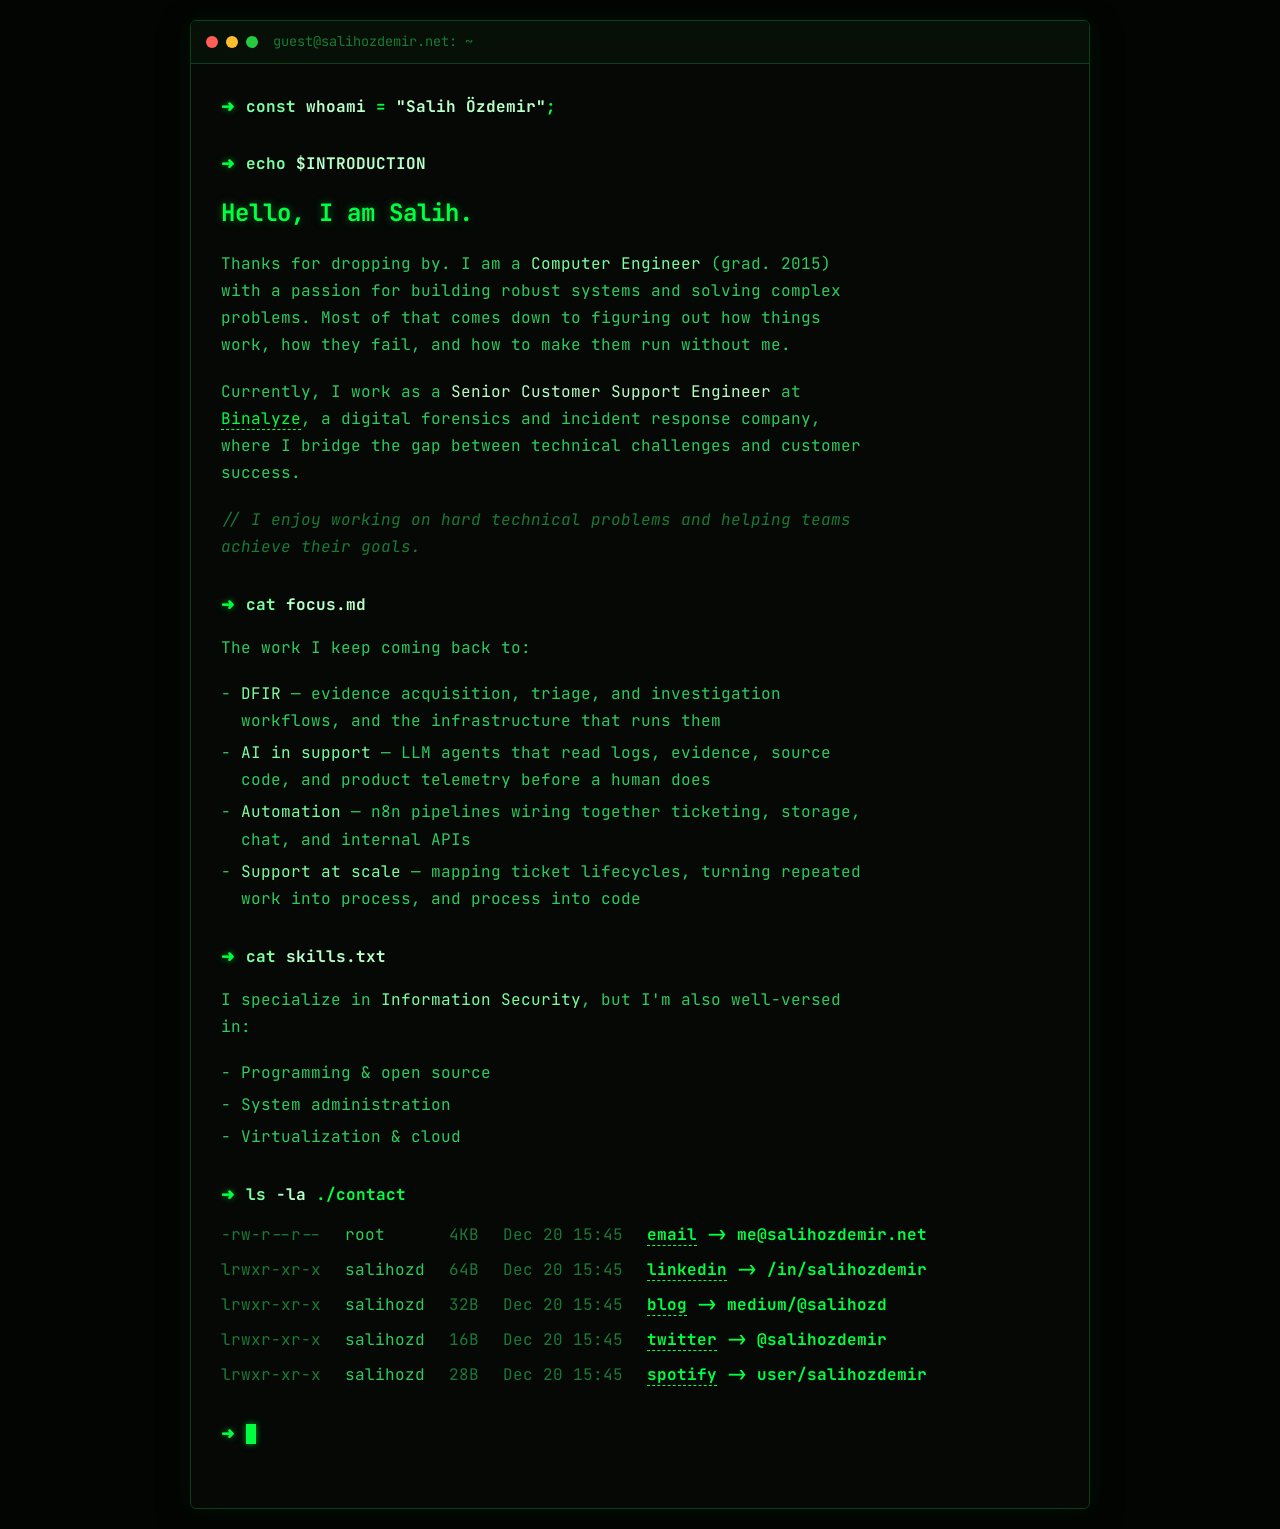
<file: index.html>
<!DOCTYPE html>
<html lang="en">

<head>
    <meta charset="UTF-8">
    <meta name="viewport" content="width=device-width, initial-scale=1.0">
    <meta http-equiv="X-UA-Compatible" content="IE=edge">

    <title>Salih Özdemir | Computer Engineer</title>

    <!-- Meta Tags -->
    <meta name="description" content="Salih Özdemir - Computer Engineer & Cybersecurity Professional.">
    <meta name="keywords"
        content="computer engineer, cyber security, auditor, customer support, cisa, iso 27001, binalyze, barikat, picus, ankara">
    <meta name="author" content="Salih Özdemir">
    <meta name="theme-color" content="#050805">

    <!-- Open Graph -->
    <meta property="og:title" content="Salih Özdemir | Computer Engineer">
    <meta property="og:description" content="Welcome to my terminal. Personal website of Salih Özdemir.">
    <meta property="og:url" content="https://salihozdemir.net">
    <meta property="og:image" content="https://salihozdemir.net/img/me.png">

    <!-- Fonts -->
    <link rel="preconnect" href="https://fonts.googleapis.com">
    <link rel="preconnect" href="https://fonts.gstatic.com" crossorigin>
    <link href="https://fonts.googleapis.com/css2?family=JetBrains+Mono:wght@400;700&display=swap" rel="stylesheet">

    <!-- Favicon -->
    <link rel="shortcut icon" href="img/me.png">

    <!-- Styles -->
    <link rel="stylesheet" href="css/style.css">

    <!-- Google tag (gtag.js) -->
    <script async src="https://www.googletagmanager.com/gtag/js?id=G-7VYN7JKYNT"></script>
    <script>
        window.dataLayer = window.dataLayer || [];
        function gtag() { dataLayer.push(arguments); }
        gtag('js', new Date());
        gtag('config', 'G-7VYN7JKYNT');
    </script>
</head>

<body>

    <main class="terminal-window">
        <header class="terminal-header">
            <div class="terminal-buttons">
                <div class="circle red"></div>
                <div class="circle yellow"></div>
                <div class="circle green"></div>
            </div>
            <div class="terminal-title">guest@salihozdemir.net: ~</div>
        </header>

        <div class="terminal-body">

            <!-- Interaction 1 -->
            <div class="terminal-interaction">
                <div class="command-line">
                    <span class="prompt">➜</span>
                    <span class="command">
                        <span class="keyword">const</span> <span class="variable">whoami</span> = <span
                            class="string">"Salih Özdemir"</span>;
                    </span>
                </div>
                <!-- No visible output for variable declaration, moving to next command -->
            </div>

            <!-- Interaction 2 -->
            <div class="terminal-interaction">
                <div class="command-line">
                    <span class="prompt">➜</span>
                    <span class="command">
                        <span class="keyword">echo</span> <span class="variable">$INTRODUCTION</span>
                    </span>
                </div>
                <div class="output-block">
                    <h1>Hello, I am Salih.</h1>
                    <p>
                        Thanks for dropping by. I am a <span class="keyword">Computer Engineer</span> (grad. 2015) with
                        a passion for building robust systems and solving complex problems. Most of that comes down to
                        figuring out how things work, how they fail, and how to make them run without me.
                    </p>
                    <p>
                        Currently, I work as a <span class="variable">Senior Customer Support Engineer</span> at <a
                            target="_blank" href="https://www.binalyze.com/">Binalyze</a>, a digital forensics and
                        incident response company, where I bridge the gap between technical challenges and customer
                        success.
                    </p>
                    <p class="comment">
                        // I enjoy working on hard technical problems and helping teams achieve their goals.
                    </p>
                </div>
            </div>

            <!-- Interaction 3 -->
            <div class="terminal-interaction">
                <div class="command-line">
                    <span class="prompt">➜</span>
                    <span class="command">
                        <span class="keyword">cat</span> <span class="string">focus.md</span>
                    </span>
                </div>
                <div class="output-block">
                    <p>
                        The work I keep coming back to:
                    </p>
                    <ul>
                        <li>- <span class="keyword">DFIR</span> — evidence acquisition, triage, and investigation
                            workflows, and the infrastructure that runs them</li>
                        <li>- <span class="keyword">AI in support</span> — LLM agents that read logs, evidence, source
                            code, and product telemetry before a human does</li>
                        <li>- <span class="keyword">Automation</span> — n8n pipelines wiring together ticketing,
                            storage, chat, and internal APIs</li>
                        <li>- <span class="keyword">Support at scale</span> — mapping ticket lifecycles, turning
                            repeated work into process, and process into code</li>
                    </ul>
                </div>
            </div>

            <!-- Interaction 4 -->
            <div class="terminal-interaction">
                <div class="command-line">
                    <span class="prompt">➜</span>
                    <span class="command">
                        <span class="keyword">cat</span> <span class="string">skills.txt</span>
                    </span>
                </div>
                <div class="output-block">
                    <p>
                        I specialize in <span class="keyword">Information Security</span>, but I'm also well-versed in:
                    </p>
                    <ul>
                        <li>- Programming & open source</li>
                        <li>- System administration</li>
                        <li>- Virtualization & cloud</li>
                    </ul>
                </div>
            </div>

            <!-- Interaction 5 -->
            <div class="terminal-interaction">
                <div class="command-line">
                    <span class="prompt">➜</span>
                    <span class="command">
                        <span class="keyword">ls</span> <span class="string">-la</span> ./contact
                    </span>
                </div>
                <div class="output-block">
                    <div class="file-list">
                        <!-- File 1 -->
                        <div class="file-row">
                            <span class="permissions">-rw-r--r--</span>
                            <span class="user">root</span>
                            <span class="size">4KB</span>
                            <span class="date">Dec 20 15:45</span>
                            <span class="file-name"><a href="mailto:me@salihozdemir.net">email</a> ->
                                me@salihozdemir.net</span>
                        </div>
                        <!-- File 2 -->
                        <div class="file-row">
                            <span class="permissions">lrwxr-xr-x</span>
                            <span class="user">salihozd</span>
                            <span class="size">64B</span>
                            <span class="date">Dec 20 15:45</span>
                            <span class="file-name"><a target="_blank"
                                    href="https://linkedin.com/in/salihozdemir">linkedin</a> -> /in/salihozdemir</span>
                        </div>
                        <!-- File 3 -->
                        <div class="file-row">
                            <span class="permissions">lrwxr-xr-x</span>
                            <span class="user">salihozd</span>
                            <span class="size">32B</span>
                            <span class="date">Dec 20 15:45</span>
                            <span class="file-name"><a target="_blank" href="https://medium.com/@salihozd">blog</a> ->
                                medium/@salihozd</span>
                        </div>
                        <!-- File 4 -->
                        <div class="file-row">
                            <span class="permissions">lrwxr-xr-x</span>
                            <span class="user">salihozd</span>
                            <span class="size">16B</span>
                            <span class="date">Dec 20 15:45</span>
                            <span class="file-name"><a target="_blank"
                                    href="https://twitter.com/salihozdemir">twitter</a> -> @salihozdemir</span>
                        </div>
                        <!-- File 5 -->
                        <div class="file-row">
                            <span class="permissions">lrwxr-xr-x</span>
                            <span class="user">salihozd</span>
                            <span class="size">28B</span>
                            <span class="date">Dec 20 15:45</span>
                            <span class="file-name"><a target="_blank"
                                    href="https://open.spotify.com/user/salihozdemir">spotify</a> ->
                                user/salihozdemir</span>
                        </div>
                    </div>
                </div>
            </div>

            <!-- New Prompt -->
            <div class="terminal-interaction">
                <div class="command-line">
                    <span class="prompt">➜</span>
                    <span class="cursor-container">
                        <span class="cursor"></span>
                    </span>
                </div>
            </div>

        </div>
    </main>

</body>

</html>
</file>
<file: css/style.css>
:root {
    /* Matrix green-on-black shell palette */
    --bg-color: #030503;
    /* Page background, near black */
    --window-bg: #050805;
    /* Terminal window background */
    --border-color: #0f3d1c;
    --text-color: #2ecc5e;
    /* Main phosphor green */
    --bright-green: #00ff41;
    /* Prompt, headings, highlights */
    --pale-green: #b8ffc8;
    /* Strings, emphasized text */
    --dim-green: #1a7a35;
    /* Comments, metadata */
    --accent-color: #00ff41;
    --keyword-color: #7dff9e;
    --string-color: #b8ffc8;
    --cursor-color: #00ff41;
    --prompt-color: #00ff41;
    --font-stack: 'JetBrains Mono', 'Fira Code', 'Source Code Pro', monospace;
    --container-width: 900px;
}

*,
*::before,
*::after {
    box-sizing: border-box;
}

html,
body {
    margin: 0;
    padding: 0;
    width: 100%;
    background-color: var(--bg-color);
    color: var(--text-color);
    font-family: var(--font-stack);
    font-size: 16px;
    line-height: 1.6;
    overflow-x: hidden;
}

body {
    display: flex;
    min-height: 100vh;
    padding: 20px;
}

/* Terminal Container */
.terminal-window {
    width: 100%;
    max-width: var(--container-width);
    /* margin auto centers both ways without clipping tall content */
    margin: auto;
    background-color: var(--window-bg);
    border-radius: 6px;
    box-shadow: 0 0 25px rgba(0, 255, 65, 0.07), 0 10px 30px rgba(0, 0, 0, 0.6);
    border: 1px solid var(--border-color);
    overflow: hidden;
    animation: fadeIn 0.5s ease-out;
}

.terminal-header {
    background-color: #071007;
    padding: 10px 15px;
    display: flex;
    align-items: center;
    border-bottom: 1px solid var(--border-color);
}

.terminal-buttons {
    display: flex;
    gap: 8px;
    flex-shrink: 0;
}

.circle {
    width: 12px;
    height: 12px;
    border-radius: 50%;
}

.red {
    background-color: #ff5f56;
}

.yellow {
    background-color: #ffbd2e;
}

.green {
    background-color: #27c93f;
}

.terminal-title {
    margin-left: 15px;
    color: var(--dim-green);
    font-size: 0.85rem;
    white-space: nowrap;
    overflow: hidden;
    text-overflow: ellipsis;
}

.terminal-body {
    padding: 30px;
    overflow-y: auto;
    overflow-wrap: break-word;
}

/* Typography & Elements */
h1 {
    font-size: 1.5rem;
    color: var(--bright-green);
    text-shadow: 0 0 8px rgba(0, 255, 65, 0.4);
    margin-bottom: 1rem;
    font-weight: 700;
}

p {
    margin-bottom: 1.2rem;
    max-width: 65ch;
}

ul {
    list-style: none;
    padding-left: 0;
    margin: 0;
}

li {
    margin-bottom: 0.3rem;
    /* Match paragraph line length; wrapped lines align after the "- " marker */
    max-width: 65ch;
    padding-left: 2ch;
    text-indent: -2ch;
}

a {
    color: var(--bright-green);
    text-decoration: none;
    border-bottom: 1px dashed var(--bright-green);
    transition: all 0.2s ease;
}

a:hover {
    color: var(--pale-green);
    border-bottom-style: solid;
}

/* Code Syntax Styling */
.keyword {
    color: var(--keyword-color);
}

.string {
    color: var(--string-color);
}

.variable {
    color: var(--pale-green);
}

.comment {
    color: var(--dim-green);
    font-style: italic;
}

.prompt {
    color: var(--prompt-color);
    text-shadow: 0 0 6px rgba(0, 255, 65, 0.5);
    margin-right: 10px;
    user-select: none;
}

/* Command & Output Distinction */
.terminal-interaction {
    margin-bottom: 2rem;
}

.command-line {
    display: flex;
    align-items: baseline;
    margin-bottom: 0.8rem;
    font-weight: 700;
    color: var(--bright-green);
}

.command-line .prompt {
    margin-right: 12px;
    flex-shrink: 0;
}

.command-line .command {
    /* Let long commands wrap instead of overflowing on small screens */
    min-width: 0;
    overflow-wrap: anywhere;
}

.output-block {
    color: var(--text-color);
    line-height: 1.7;
}

/* File Listing Styling for 'ls -la' */
.file-list {
    display: grid;
    grid-template-columns: auto auto auto auto 1fr;
    gap: 0.5rem 1.5rem;
    color: var(--text-color);
}

.file-row {
    display: contents;
}

.file-row:hover .file-name a {
    text-decoration: underline;
    color: var(--pale-green);
}

.permissions {
    color: var(--dim-green);
}

.user {
    color: var(--text-color);
}

.size {
    color: var(--dim-green);
    text-align: right;
}

.date {
    color: var(--dim-green);
}

.file-name {
    color: var(--bright-green);
    font-weight: bold;
    overflow-wrap: anywhere;
}

.file-name a {
    text-decoration: none;
    color: inherit;
}

/* Cursor Animation */
.cursor-container {
    display: inline-block;
}

.cursor {
    display: inline-block;
    width: 10px;
    height: 1.2em;
    background-color: var(--cursor-color);
    box-shadow: 0 0 6px rgba(0, 255, 65, 0.6);
    vertical-align: text-bottom;
    animation: blink 1s step-end infinite;
}

@keyframes blink {

    0%,
    100% {
        opacity: 1;
    }

    50% {
        opacity: 0;
    }
}

@keyframes fadeIn {
    from {
        opacity: 0;
        transform: translateY(10px);
    }

    to {
        opacity: 1;
        transform: translateY(0);
    }
}

/* Responsive: tablet */
@media (max-width: 900px) {
    .terminal-body {
        padding: 24px 20px;
    }

    .file-list {
        /* 'date' column is hidden below, so drop to 4 columns */
        grid-template-columns: auto auto auto 1fr;
        gap: 0.5rem 1rem;
    }

    .date {
        display: none;
    }
}

/* Responsive: phone */
@media (max-width: 650px) {
    html,
    body {
        font-size: 15px;
    }

    body {
        padding: 10px;
    }

    .terminal-body {
        padding: 18px 14px;
    }

    .terminal-interaction {
        margin-bottom: 1.5rem;
    }

    .file-list {
        display: flex;
        flex-direction: column;
        gap: 0.8rem;
    }

    .file-row {
        display: block;
    }

    .permissions,
    .user,
    .size,
    .date {
        display: none;
    }

    .file-row::before {
        content: "-> ";
        color: var(--prompt-color);
        margin-right: 5px;
    }
}
</file>
